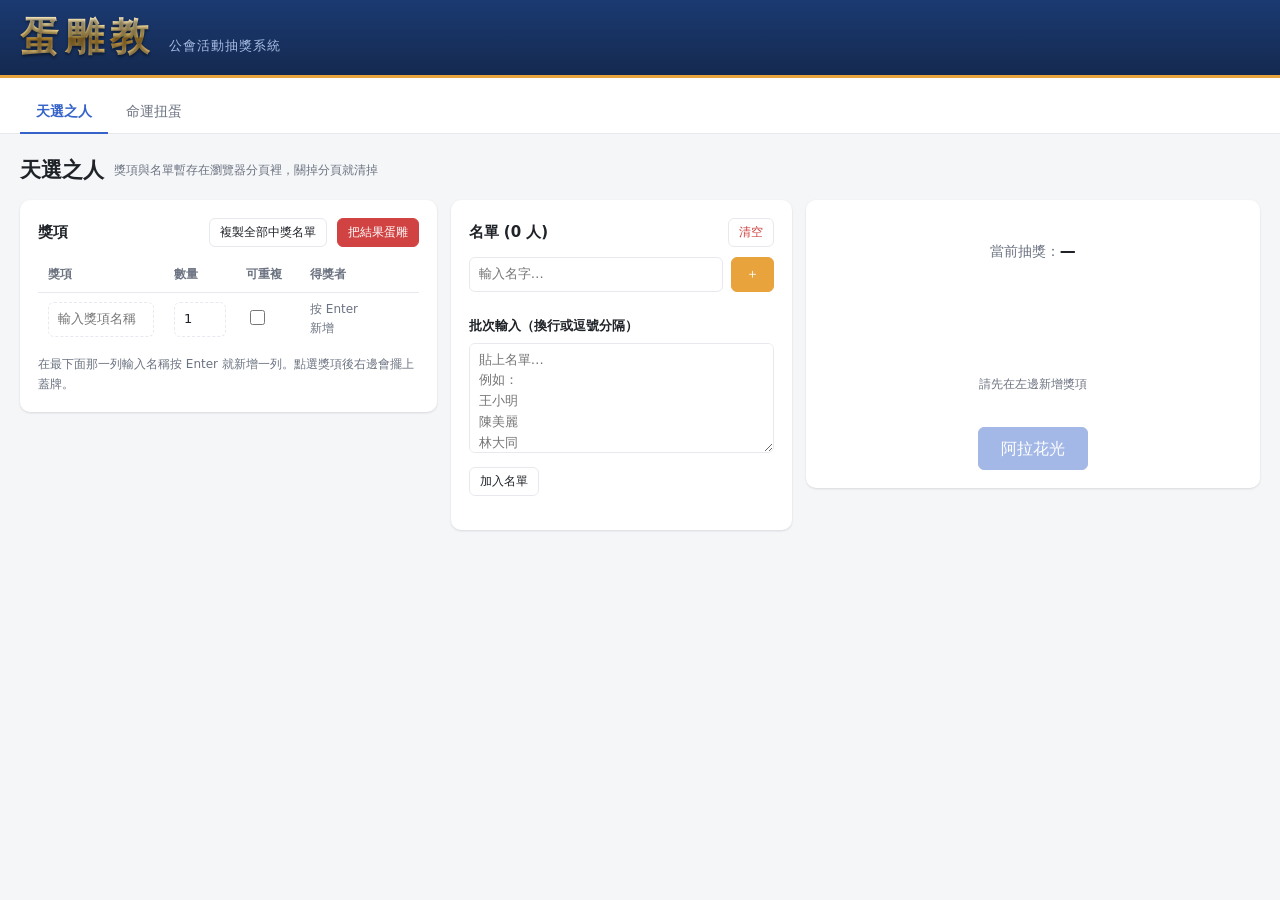
<file: index.html>
<!DOCTYPE html>
<html lang="zh-Hant">
<head>
<meta charset="utf-8">
<meta name="viewport" content="width=device-width, initial-scale=1">
<title>天選之人 — 公會活動抽獎系統</title>
<link rel="stylesheet" href="css/style.css">
</head>
<body>

<header class="brand">
  <span class="guild">蛋雕教</span>
  <span class="sys">公會活動抽獎系統</span>
</header>

<nav class="nav">
  <a href="index.html" class="active">天選之人</a>
  <a href="gacha.html">命運扭蛋</a>
</nav>

<div class="wrap">
  <div class="row" style="margin-bottom:12px">
    <h1 style="margin:0">天選之人</h1>
    <span class="small muted">獎項與名單暫存在瀏覽器分頁裡，關掉分頁就清掉</span>
  </div>

  <div class="simple-grid">

    <!-- 獎項 -->
    <div class="card">
      <div class="row" style="margin-bottom:10px">
        <h2 style="margin:0">獎項</h2>
        <span class="spacer" style="flex:1"></span>
        <button id="spCopy" class="ghost sm">複製全部中獎名單</button>
        <button id="spReset" class="danger sm">把結果蛋雕</button>
      </div>
      <table id="spPrizeTable">
        <thead><tr>
          <th>獎項</th><th style="width:56px">數量</th>
          <th style="width:64px" title="勾選後本獎項可抽到其他獎項已中獎的人（加碼用）">可重複</th>
          <th>得獎者</th><th style="width:36px"></th>
        </tr></thead>
        <tbody></tbody>
      </table>
      <p class="hint">在最下面那一列輸入名稱按 Enter 就新增一列。點選獎項後右邊會擺上蓋牌。</p>
    </div>

    <!-- 名單 -->
    <div class="card simple-panel">
      <div class="row" style="justify-content:space-between">
        <h2 style="margin:0">名單 (<span id="spTotal">0</span> 人)</h2>
        <button id="spClear" class="ghost sm" style="color:var(--danger)">清空</button>
      </div>

      <div class="name-add" style="margin-top:10px">
        <input id="spOne" type="text" placeholder="輸入名字…">
        <button id="spAdd" title="加入名單">＋</button>
      </div>
      <div class="name-list" id="spList"></div>

      <div class="field" style="margin-top:14px">
        <label class="lbl" for="spBulk">批次輸入（換行或逗號分隔）</label>
        <textarea id="spBulk" placeholder="貼上名單…&#10;例如：&#10;王小明&#10;陳美麗&#10;林大同"></textarea>
        <button id="spBulkAdd" class="ghost sm" style="margin-top:8px">加入名單</button>
      </div>
    </div>

    <!-- 抽獎 -->
    <div class="card">
      <div class="stage">
        <div class="cur-label">當前抽獎：<strong id="spCurPrize">—</strong>
          <span id="spBonus" class="tag bonus" style="display:none">加碼（可重複中獎）</span></div>
        <div class="winners-list" id="spWinners"></div>
        <div id="spHint" class="small muted" style="margin-top:8px"></div>
      </div>
      <div class="row" style="margin-top:12px;justify-content:center">
        <button id="spDraw" style="font-size:16px;padding:8px 22px">阿拉花光</button>
      </div>
    </div>

  </div>
</div>

<script src="js/util.js"></script>
<script src="js/lottery.js"></script>
<script src="js/simple.js"></script>
</body>
</html>
</file>
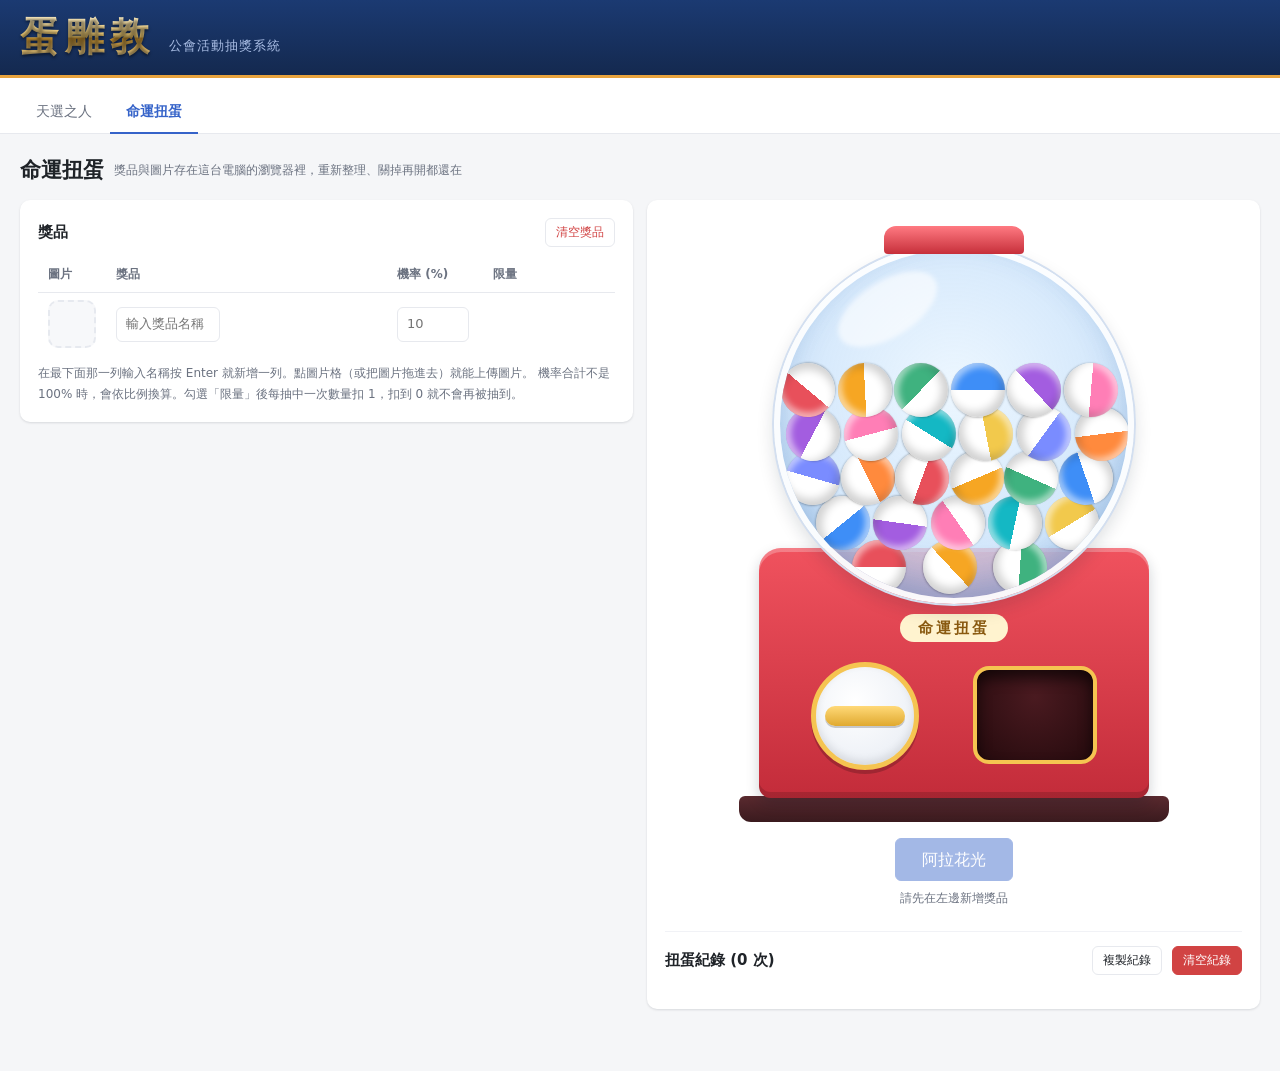
<file: gacha.html>
<!DOCTYPE html>
<html lang="zh-Hant">
<head>
<meta charset="utf-8">
<meta name="viewport" content="width=device-width, initial-scale=1">
<title>命運扭蛋 — 公會活動抽獎系統</title>
<link rel="stylesheet" href="css/style.css">
</head>
<body>

<header class="brand">
  <span class="guild">蛋雕教</span>
  <span class="sys">公會活動抽獎系統</span>
</header>

<nav class="nav">
  <a href="index.html">天選之人</a>
  <a href="gacha.html" class="active">命運扭蛋</a>
</nav>

<div class="wrap">
  <div class="row" style="margin-bottom:12px">
    <h1 style="margin:0">命運扭蛋</h1>
    <span class="small muted">獎品與圖片存在這台電腦的瀏覽器裡，重新整理、關掉再開都還在</span>
  </div>

  <div class="gacha-grid">

    <!-- 獎品 -->
    <div class="card">
      <div class="row" style="margin-bottom:10px">
        <h2 style="margin:0">獎品</h2>
        <span class="spacer" style="flex:1"></span>
        <button id="gcClearItems" class="ghost sm" style="color:var(--danger)">清空獎品</button>
      </div>
      <table id="gcTable">
        <thead><tr>
          <th style="width:64px">圖片</th><th>獎品</th>
          <th style="width:96px">機率 (%)</th>
          <th style="width:96px" title="勾選後每抽中一次數量扣 1，扣到 0 就不會再被抽到">限量</th>
          <th style="width:36px"></th>
        </tr></thead>
        <tbody></tbody>
      </table>
      <div id="gcTotal" class="gc-total"></div>
      <p class="hint">在最下面那一列輸入名稱按 Enter 就新增一列。點圖片格（或把圖片拖進去）就能上傳圖片。
        機率合計不是 100% 時，會依比例換算。勾選「限量」後每抽中一次數量扣 1，扣到 0 就不會再被抽到。</p>
      <input id="gcFile" type="file" accept="image/*" hidden>
    </div>

    <!-- 扭蛋機 -->
    <div class="card gc-stage">
      <div class="gm" id="gm">
        <div class="gm-cap"></div>
        <div class="gm-dome" id="gmDome"></div>
        <div class="gm-body">
          <div class="gm-plate">命運扭蛋</div>
          <button class="gm-knob" id="gmKnob" title="轉動扭蛋機"><span class="gm-knob-bar"></span></button>
          <div class="gm-chute"><div class="gm-out" id="gmOut"></div></div>
        </div>
        <div class="gm-base"></div>
      </div>
      <div class="row" style="margin-top:16px;justify-content:center">
        <button id="gcSpin" style="font-size:16px;padding:8px 26px">阿拉花光</button>
      </div>
      <div id="gcHint" class="small muted" style="margin-top:8px;text-align:center"></div>

      <div class="gc-log">
        <div class="row" style="justify-content:space-between">
          <h2 style="margin:0">扭蛋紀錄 (<span id="gcLogCount">0</span> 次)</h2>
          <div class="row">
            <button id="gcCopyLog" class="ghost sm">複製紀錄</button>
            <button id="gcClearLog" class="danger sm">清空紀錄</button>
          </div>
        </div>
        <div id="gcSummary" class="gc-summary"></div>
        <ol id="gcLog" class="gc-log-list"></ol>
      </div>
    </div>

  </div>
</div>

<!-- 開獎畫面 -->
<div class="gr" id="gr" hidden>
  <div class="gr-rays"></div>
  <div class="gr-box">
    <div class="gr-capsule" id="grCapsule">
      <div class="gr-half gr-top"></div>
      <div class="gr-half gr-bottom"></div>
    </div>
    <div class="gr-prize" id="grPrize"></div>
    <div class="gr-name" id="grName"></div>
    <button id="grClose" class="gr-close">收下</button>
  </div>
</div>

<script src="js/util.js"></script>
<script src="js/lottery.js"></script>
<script src="js/gacha.js"></script>
</body>
</html>
</file>
<file: css/style.css>
:root {
  --blue: #3563c9;
  --blue-dark: #1e3a75;
  --blue-soft: #eaf0fd;
  --line: #e7e9ee;
  --line-soft: #f1f2f6;
  --text: #1f2328;
  --muted: #6b7280;
  --danger: #d14343;
  --ok: #1d9a63;
  --warn: #b7791f;
  --gold: #e8a33d;
  --bg: #f5f6f8;
  --card: #fff;
  --shadow: 0 1px 2px rgba(16, 24, 40, .05), 0 1px 3px rgba(16, 24, 40, .08);
  --radius: 10px;
}

* { box-sizing: border-box; }

body {
  margin: 0;
  font: 14px/1.6 "Microsoft JhengHei", "Segoe UI", system-ui, sans-serif;
  color: var(--text);
  background: var(--bg);
}

a { color: var(--blue); }

/* ---------- 公會標題列 ---------- */
.brand {
  display: flex;
  align-items: baseline;
  gap: 14px;
  padding: 14px 20px;
  background: linear-gradient(180deg, #1b3a72 0%, #14294f 100%);
  border-bottom: 3px solid var(--gold);
}
.brand .guild {
  font-size: 39px;
  font-weight: 800;
  letter-spacing: 6px;
  line-height: 1.2;
  color: #f5d68a;
  background: linear-gradient(180deg, #fff3cf 0%, #f0c96b 48%, #c9932f 52%, #f3dda2 100%);
  -webkit-background-clip: text;
  background-clip: text;
  -webkit-text-fill-color: transparent;
  text-shadow: 0 2px 3px rgba(0, 0, 0, .45);
  /* -webkit-text-fill-color 沒生效的瀏覽器會退回上面的 color */
}
.brand .sys { font-size: 13px; color: #a9bde4; letter-spacing: 1px; }
.brand .spacer { flex: 1; }

@media (max-width: 640px) {
  .brand { padding: 10px 16px; }
  .brand .guild { font-size: 31px; letter-spacing: 3px; }
  .brand .sys { display: none; }
}

/* ---------- 導覽 ---------- */
.nav {
  display: flex;
  align-items: flex-end;
  gap: 2px;
  padding: 14px 20px 0;
  border-bottom: 1px solid var(--line);
  background: var(--card);
  flex-wrap: wrap;
}
.nav a {
  padding: 8px 16px 10px;
  color: var(--muted);
  text-decoration: none;
  font-size: 14px;
  border-bottom: 2px solid transparent;
  margin-bottom: -1px;
}
.nav a:hover { color: var(--text); }
.nav a.active { color: var(--blue); border-bottom-color: var(--blue); font-weight: 600; }

.wrap {
  max-width: 1400px;
  margin: 20px auto 48px;
  padding: 0 20px;
}

/* ---------- 元件 ---------- */
h1 { font-size: 21px; margin: 0 0 16px; font-weight: 600; }
h2 { font-size: 15px; margin: 0 0 10px; font-weight: 600; }
h3 { font-size: 12px; margin: 12px 0 4px; color: var(--muted); font-weight: 600; }

button, .btn {
  font: inherit;
  font-size: 13px;
  padding: 6px 14px;
  border: 1px solid var(--blue);
  background: var(--blue);
  color: #fff;
  border-radius: 6px;
  cursor: pointer;
  text-decoration: none;
  display: inline-block;
  transition: background .12s, border-color .12s;
}
button.ghost, .btn.ghost {
  background: var(--card);
  color: var(--text);
  border-color: var(--line);
}
button.ghost:hover:not(:disabled) { background: var(--line-soft); }
button.sm { padding: 4px 10px; font-size: 12px; }
button.danger { background: var(--danger); border-color: var(--danger); }
button:disabled { opacity: .45; cursor: not-allowed; }
button:hover:not(:disabled) { filter: brightness(1.05); }

input, select, textarea {
  font: inherit;
  font-size: 13px;
  padding: 6px 9px;
  border: 1px solid var(--line);
  border-radius: 6px;
  background: var(--card);
  color: var(--text);
}
input:focus, select:focus, textarea:focus {
  outline: none;
  border-color: var(--blue);
  box-shadow: 0 0 0 3px var(--blue-soft);
}
input[type=checkbox] { width: 15px; height: 15px; accent-color: var(--blue); }

.row { display: flex; gap: 10px; align-items: center; flex-wrap: wrap; }
.card {
  background: var(--card);
  border-radius: var(--radius);
  box-shadow: var(--shadow);
  padding: 18px;
  margin-bottom: 14px;
}
.muted { color: var(--muted); }
.mono { font-family: Consolas, "Courier New", monospace; }
.small { font-size: 12px; }
.hint { font-size: 12px; color: var(--muted); margin: 8px 0 0; line-height: 1.7; }
.offscreen { position: absolute; left: -9999px; }
.empty { color: var(--muted); font-size: 13px; padding: 10px 0; }
code { background: var(--line-soft); padding: 1px 5px; border-radius: 4px; font-size: 12px; }

/* ---------- 表格：只留橫線 ---------- */
table { border-collapse: collapse; width: 100%; font-size: 13px; }
th {
  text-align: left;
  padding: 8px 10px;
  font-weight: 600;
  font-size: 12px;
  color: var(--muted);
  border: none;
  border-bottom: 1px solid var(--line);
  white-space: nowrap;
}
td { padding: 7px 10px; border: none; border-bottom: 1px solid var(--line-soft); }
tbody tr:last-child td { border-bottom: none; }
tbody tr:hover { background: #fafbfc; }
th.sortable { cursor: pointer; user-select: none; }
th.sortable:hover { color: var(--text); }
th.sortable:after { content: " ⇅"; opacity: .4; }

/* ---------- 狀態標籤 ---------- */
.tag { display: inline-block; padding: 1px 8px; border-radius: 20px; font-size: 11px; line-height: 18px; }
.tag.ok { background: #e6f6ee; color: var(--ok); }
.tag.unknown { background: #fdf1dd; color: var(--warn); }
.tag.duplicate { background: var(--line-soft); color: var(--muted); }
.tag.form_error { background: #fdeaea; color: var(--danger); }
.tag.late { background: #f3edfa; color: #7d3c98; }
.tag.bonus { background: #fdf3e0; color: #96650f; }

/* ---------- 帳號列 ---------- */
.topbar {
  display: flex; align-items: center; gap: 10px;
  background: var(--card);
  border-radius: var(--radius);
  box-shadow: var(--shadow);
  padding: 10px 16px; margin-bottom: 14px;
  font-size: 13px;
}
.badge-demo { background: var(--gold); color: #fff; padding: 2px 10px; border-radius: 20px; font-size: 11px; }

/* ---------- 子分頁 ---------- */
.subnav { display: flex; align-items: center; gap: 4px; margin-bottom: 16px; }
.subnav a {
  padding: 6px 16px; border-radius: 20px; text-decoration: none;
  color: var(--muted); font-size: 13px;
}
.subnav a.active { background: var(--blue); color: #fff; }

/* ---------- 密碼閘 ---------- */
.gate {
  max-width: 340px; margin: 120px auto; background: var(--card);
  border-radius: var(--radius); box-shadow: var(--shadow); padding: 28px; text-align: center;
}
.gate h1 { font-size: 17px; margin-bottom: 4px; }
.gate-brand {
  margin: -28px -28px 22px;
  border-radius: var(--radius) var(--radius) 0 0;
  justify-content: center;
  padding: 16px;
}

/* 管理頁活動分頁：左為活動操作，右為報名異常 */
.admin-grid {
  display: grid;
  grid-template-columns: minmax(0, 1fr) minmax(300px, 32%);
  gap: 14px;
  align-items: start;
}
@media (max-width: 1000px) {
  .admin-grid { grid-template-columns: 1fr; }
}

/* ---------- 異常區 ---------- */
.anom ul { margin: 2px 0 0; padding-left: 20px; }
.anom li { font-size: 12px; color: var(--muted); }
.collapse-head { margin-top: 10px; }

/* ---------- 抽獎頁 ---------- */
.lot-grid { display: grid; grid-template-columns: 1.4fr .8fr 1fr; gap: 14px; align-items: start; }
.prize-row.locked { background: var(--line-soft); }
.prize-row.locked input { background: transparent; border-color: transparent; }
.prize-row.draft input { border-style: dashed; }
.prize-row:not(.draft) { cursor: pointer; }
.prize-row.selected td { background: var(--blue-soft); }
.prize-row.selected td:first-child { box-shadow: inset 3px 0 0 var(--blue); }
.handle { cursor: grab; user-select: none; color: #c3c7d1; }
.prize-row.draft .handle { cursor: default; color: var(--blue); }
.prize-row.dragover td { box-shadow: inset 0 2px 0 var(--blue); }
.participants { max-height: 380px; overflow-y: auto; }
.pool-chips { display: flex; flex-wrap: wrap; gap: 8px; }
.participants .p-in { color: var(--text); }
.participants .p-out { color: #b6bac3; }

.stage {
  border-radius: var(--radius); padding: 20px;
  background: var(--card); text-align: center;
}
.stage .cur-label { font-size: 14px; color: var(--muted); margin-bottom: 12px; }
.stage .cur-label strong { color: var(--text); font-size: 16px; }
.winners-list { display: flex; flex-wrap: wrap; gap: 10px; justify-content: center; min-height: 92px; }
.chip {
  background: var(--blue-soft); color: var(--blue-dark);
  border-radius: 6px; padding: 3px 12px; font-family: Consolas, monospace;
}

/* ---------- 翻牌 ---------- */
.flip-card { perspective: 700px; width: 132px; height: 82px; }
.flip-card.big { width: 210px; height: 128px; }
.flip-inner {
  position: relative; width: 100%; height: 100%;
  transition: transform .55s cubic-bezier(.35, .9, .35, 1);
  transform-style: preserve-3d;
}
.flip-card.revealed .flip-inner { transform: rotateY(180deg); }
.flip-face {
  position: absolute; inset: 0;
  backface-visibility: hidden; -webkit-backface-visibility: hidden;
  display: flex; align-items: center; justify-content: center;
  border-radius: 10px; font-family: Consolas, monospace;
}
.flip-back {
  background: linear-gradient(145deg, #24406f, #16294c);
  color: #6f86b8; font-size: 30px; font-weight: 700;
  box-shadow: inset 0 0 0 3px rgba(255, 255, 255, .07);
}
.flip-front {
  background: linear-gradient(160deg, #fff6e0, #f2d798);
  color: #4a3410; font-size: 24px; font-weight: 700;
  transform: rotateY(180deg);
  box-shadow: inset 0 0 0 2px #d9ae55;
}
.flip-card.big .flip-back { font-size: 44px; }
.flip-card.big .flip-front { font-size: 38px; }

@media (prefers-reduced-motion: reduce) {
  .flip-inner { transition: none; }
}

/* ---------- 簡易抽獎 ---------- */
/* 第三欄至少 300px，確保翻牌一行放得下兩張；再寬就自動排更多 */
.simple-grid { display: grid; grid-template-columns: minmax(0,1.1fr) minmax(240px,.9fr) minmax(300px,1.2fr); gap: 14px; align-items: start; }
.simple-panel .field { margin-bottom: 16px; }
.simple-panel label.lbl { display: block; font-size: 13px; font-weight: 600; margin-bottom: 6px; }
.simple-panel input[type=text], .simple-panel input[type=number], .simple-panel textarea { width: 100%; }
.simple-panel textarea { height: 110px; resize: vertical; font-size: 13px; }
.simple-panel hr { border: none; border-top: 1px solid var(--line-soft); margin: 16px 0; }
.name-add { display: flex; gap: 8px; }
.name-add input { flex: 1; }
.name-add button { background: var(--gold); border-color: var(--gold); padding: 6px 14px; }
.name-list { max-height: 180px; overflow-y: auto; margin-top: 10px; }
.name-item {
  display: flex; align-items: center; justify-content: space-between;
  padding: 4px 8px; border-radius: 6px; font-size: 13px;
}
.name-item:hover { background: var(--line-soft); }
.name-item button { background: none; border: none; color: var(--muted); padding: 0 4px; }
.btn-draw { width: 100%; padding: 12px; font-size: 15px; font-weight: 600; }
.simple-stage {
  background: var(--card); border-radius: var(--radius); box-shadow: var(--shadow);
  min-height: 420px; display: flex; flex-direction: column;
  align-items: center; justify-content: center; padding: 40px 24px; text-align: center;
}
.simple-stage .placeholder-icon {
  width: 72px; height: 72px; border-radius: 50%; background: var(--line-soft);
  display: flex; align-items: center; justify-content: center; font-size: 30px; margin-bottom: 20px;
}
.simple-stage h2 { font-size: 19px; }
.simple-stage p { color: var(--muted); max-width: 420px; margin: 0; }

/* ---------- 直播模式 ---------- */
body.live { background: #0b1020; color: #fff; }
body.live .nav, body.live .topbar, body.live .hide-live { display: none !important; }
body.live .wrap { margin: 0; padding: 24px; max-width: none; }
body.live .card, body.live .stage { background: #131a33; box-shadow: none; }
body.live h1, body.live h2 { color: #fff; }
body.live h3, body.live .muted, body.live .stage .cur-label { color: #aeb8d8; }
body.live table { font-size: 20px; }
body.live th { color: #aeb8d8; border-bottom-color: #2b3660; }
body.live td { border-bottom-color: #1e2748; }
body.live tbody tr:hover { background: #1a2244; }
body.live .participants { max-height: 30vh; }
body.live #partCard table { font-size: 17px; }
body.live #partCard td { padding: 5px 8px; }
body.live .participants .p-in { color: #fff; }
body.live .lot-grid { grid-template-columns: minmax(0, 1fr) minmax(0, 1.7fr); }
body.live #partCard { order: 1; grid-column: 1 / -1; }   /* 參加者橫跨最上方 */
body.live #prizeCard { order: 2; }                       /* 獎項在舞台左邊 */
body.live #stageCard { order: 3; }
body.live #prizeTable input {
  border: none; background: transparent; color: #fff;
  font-size: 20px; pointer-events: none; width: auto; box-shadow: none;
}
body.live .prize-row.locked { background: #1a2244; }
/* 選取列在深色底下要用深色高亮，淺藍底配白字會看不清 */
body.live .prize-row.selected td { background: #2b3c74; }
body.live .prize-row.selected td:first-child { box-shadow: inset 4px 0 0 var(--gold); }
body.live .prize-row.selected input { color: #fff; }
body.live .handle { color: #7b86ad; font-size: 20px; }
body.live .chip { background: #1f2a52; color: #ffd75e; font-size: 28px; }
body.live .pool-chips .chip { font-size: 20px; color: #dfe6fb; }
body.live .winners-list { min-height: 150px; gap: 14px; }
body.live .stage .cur-label strong { color: #fff; font-size: 28px; }

.live-exit { position: fixed; right: 16px; bottom: 16px; z-index: 50; }

/* ---------- 背景更新指示器 ---------- */
/* 放在標題旁，跟標題一樣大，不容易被忽略 */
.busy-inline {
  font-size: 21px; font-weight: 600; color: var(--gold);
  opacity: 0; transition: opacity .18s;
}
.busy-inline.show { opacity: 1; animation: busyPulse 1.1s ease-in-out infinite; }
@keyframes busyPulse { 0%, 100% { opacity: 1; } 50% { opacity: .45; } }
@media (prefers-reduced-motion: reduce) {
  .busy-inline.show { animation: none; }
}

.busy-badge {
  position: fixed; top: 12px; right: 16px; z-index: 60;
  background: var(--gold); color: #3a2a08;
  padding: 4px 14px; border-radius: 20px;
  font-size: 12px; font-weight: 600;
  box-shadow: 0 2px 8px rgba(16, 24, 40, .18);
  opacity: 0; transform: translateY(-6px); pointer-events: none;
  transition: opacity .18s, transform .18s;
}
.busy-badge.show { opacity: 1; transform: none; }
@media (prefers-reduced-motion: reduce) { .busy-badge { transition: none; } }

/* ---------- toast ---------- */
.toast-box { position: fixed; right: 16px; bottom: 16px; z-index: 100; display: flex; flex-direction: column; gap: 8px; }
.toast {
  background: #1f2328; color: #fff; padding: 10px 16px; border-radius: 8px;
  font-size: 13px; opacity: 0; transform: translateY(8px); transition: .2s;
  box-shadow: 0 4px 12px rgba(0, 0, 0, .15);
}
.toast.show { opacity: 1; transform: none; }
.toast.err { background: var(--danger); }

@media (prefers-reduced-motion: reduce) {
  .toast, button { transition: none; }
}

@media (max-width: 1100px) {
  .lot-grid, .simple-grid { grid-template-columns: 1fr; }
}

/* ---------- 命運扭蛋 ---------- */
.gacha-grid { display: grid; grid-template-columns: minmax(0, 1fr) minmax(470px, 1fr); gap: 14px; align-items: start; }
@media (max-width: 1100px) {
  .gacha-grid { grid-template-columns: minmax(0, 1fr); }
}
/* 手機上表格比畫面寬時，在卡片裡左右捲動，不撐開整頁 */
.gacha-grid > .card:first-child { overflow-x: auto; }

/* 獎品表格 */
.gc-row td { vertical-align: middle; }
button.gc-pic, .gc-pic {
  width: 48px; height: 48px; padding: 0;
  display: flex; align-items: center; justify-content: center;
  border: 2px dashed #cfd5e0; border-radius: 10px;
  background: var(--line-soft); color: var(--muted);
  font-size: 20px; overflow: hidden;
}
.gc-pic img { width: 100%; height: 100%; object-fit: contain; }
.gc-pic:has(img) { border-style: solid; border-color: var(--cap); background: #fff; }
.gc-pic.drop { border-color: var(--blue); background: var(--blue-soft); }
.gc-pic.blank { opacity: .5; }
.gc-row.soldout .gc-pic, .gc-row.soldout input:not([type=checkbox]) { opacity: .45; }
.gc-stock .tag { margin-top: 4px; }
.tag.soldout { background: #fdeaea; color: var(--danger); }
.gc-total { font-size: 12px; font-weight: 600; margin-top: 8px; }
.gc-total.ok { color: var(--ok); }
.gc-total.warn { color: var(--warn); }

/* 扭蛋機 */
.gc-stage { padding-top: 26px; }
.gm { position: relative; display: flex; flex-direction: column; align-items: center; margin: 0 auto; }
.gm-cap {
  width: 140px; height: 28px; margin-bottom: -10px; z-index: 3;
  background: linear-gradient(180deg, #ff7a82, #c62f3a);
  border-radius: 12px 12px 4px 4px;
}
.gm-dome {
  position: relative; z-index: 2;
  width: 360px; height: 360px; border-radius: 50%; overflow: hidden;
  background: radial-gradient(circle at 50% 40%, rgba(235, 246, 255, .9) 0%, rgba(196, 223, 250, .75) 60%, rgba(150, 195, 240, .8) 100%);
  border: 6px solid rgba(255, 255, 255, .9);
  box-shadow: 0 0 0 2px #d3dff0, inset 0 -14px 30px rgba(40, 90, 160, .25), 0 8px 18px rgba(16, 24, 40, .15);
}
/* 玻璃反光，蓋在扭蛋上面 */
.gm-dome::after {
  content: ""; position: absolute; z-index: 5;
  left: 15%; top: 9%; width: 32%; height: 16%;
  border-radius: 50%; background: rgba(255, 255, 255, .6);
  transform: rotate(-32deg); filter: blur(2px);
}
.gm-ball, .gm-out {
  width: 54px; height: 54px; border-radius: 50%;
  background: linear-gradient(180deg, var(--cap) 0 50%, #fff 50% 100%);
  box-shadow: inset -4px -5px 8px rgba(0, 0, 0, .18), inset 3px 4px 6px rgba(255, 255, 255, .55),
              0 1px 2px rgba(0, 0, 0, .25);
}
.gm-ball { position: absolute; margin: -27px 0 0 -27px; transform: rotate(var(--rot)); }
.gm.spinning .gm-ball { animation: gmShake .32s ease-in-out infinite; animation-delay: var(--d); }
@keyframes gmShake {
  0%, 100% { transform: translate(0, 0) rotate(var(--rot)); }
  30% { transform: translate(-5px, -12px) rotate(calc(var(--rot) + 30deg)); }
  70% { transform: translate(5px, -5px) rotate(calc(var(--rot) - 20deg)); }
}

.gm-body {
  position: relative; width: 390px; height: 250px; margin-top: -56px;
  background: linear-gradient(180deg, #f0525e 0%, #c32c3a 100%);
  border-radius: 22px 22px 12px 12px;
  box-shadow: inset 0 4px 0 rgba(255, 255, 255, .25), inset 0 -6px 0 rgba(0, 0, 0, .15), 0 6px 14px rgba(16, 24, 40, .2);
}
.gm-plate {
  position: absolute; left: 50%; top: 66px; transform: translateX(-50%);
  padding: 2px 18px; border-radius: 20px;
  background: #fff3cf; color: #8a5a10;
  font-size: 15px; font-weight: 800; letter-spacing: 3px; white-space: nowrap;
}
button.gm-knob {
  position: absolute; left: 52px; top: 114px;
  width: 108px; height: 108px; padding: 0; border-radius: 50%;
  background: radial-gradient(circle at 40% 35%, #fff 0%, #e6ebf3 100%);
  border: 5px solid #f5c451;
  box-shadow: 0 4px 0 rgba(0, 0, 0, .2), inset 0 -4px 8px rgba(0, 0, 0, .1);
}
button.gm-knob:disabled { opacity: 1; cursor: default; }
button.gm-knob:hover:not(:disabled) { filter: brightness(1.04); }
.gm-knob-bar {
  position: absolute; left: 50%; top: 50%; width: 80px; height: 20px; margin: -10px 0 0 -40px;
  border-radius: 10px; background: linear-gradient(180deg, #ffd978, #e0a92f);
  box-shadow: 0 2px 0 rgba(0, 0, 0, .2);
}
.gm.spinning .gm-knob { animation: gmTurn 1.4s cubic-bezier(.35, .05, .25, 1); }
@keyframes gmTurn { to { transform: rotate(720deg); } }

.gm-chute {
  position: absolute; right: 52px; top: 118px;
  width: 124px; height: 98px; border-radius: 16px; overflow: hidden;
  background: radial-gradient(circle at 50% 30%, #4a1a20, #250a0d);
  border: 4px solid #f5c451;
  box-shadow: inset 0 8px 14px rgba(0, 0, 0, .6);
}
.gm-out { position: absolute; left: 50%; bottom: 8px; margin-left: -27px; opacity: 0; }
.gm-out.drop { animation: gmDrop .7s cubic-bezier(.3, 0, .4, 1) forwards; }
.gm-out.shown { opacity: 1; }
@keyframes gmDrop {
  0% { opacity: 1; transform: translateY(-80px) rotate(0); }
  60% { transform: translateY(0) rotate(160deg); }
  78% { transform: translateY(-12px) rotate(190deg); }
  100% { opacity: 1; transform: translateY(0) rotate(220deg); }
}
.gm-base {
  width: 430px; height: 26px; margin-top: -2px;
  background: linear-gradient(180deg, #5a2a2f, #3a1a1e);
  border-radius: 6px 6px 12px 12px;
}

/* 扭蛋紀錄 */
.gc-log { margin-top: 22px; padding-top: 14px; border-top: 1px solid var(--line-soft); }
.gc-summary { display: flex; flex-wrap: wrap; gap: 6px; margin: 10px 0 6px; }
.gc-chip { background: var(--blue-soft); color: var(--blue-dark); border-radius: 20px; padding: 1px 10px; font-size: 12px; }
.gc-log-list { list-style: none; margin: 0; padding: 0; max-height: 260px; overflow-y: auto; }
.gc-log-list li { display: flex; align-items: center; gap: 10px; padding: 4px 6px; border-radius: 6px; font-size: 13px; }
.gc-log-list li:hover { background: var(--line-soft); }
.gc-no { width: 36px; font-size: 12px; }
.gc-thumb { flex: none; width: 28px; height: 28px; border-radius: 50%; overflow: hidden; display: inline-flex; background: var(--line-soft); }
.gc-thumb img { width: 100%; height: 100%; object-fit: contain; }
.gc-time { margin-left: auto; }

/* 開獎畫面 */
.gr {
  position: fixed; inset: 0; z-index: 90;
  display: flex; align-items: center; justify-content: center; overflow: hidden;
  background: rgba(10, 14, 30, .75);
  opacity: 0; transition: opacity .25s;
}
.gr[hidden] { display: none; }
.gr.show { opacity: 1; }
.gr-rays {
  position: absolute; left: 50%; top: 50%; width: 900px; height: 900px; margin: -450px 0 0 -450px;
  border-radius: 50%;
  background: repeating-conic-gradient(rgba(255, 215, 94, .2) 0 10deg, transparent 10deg 20deg);
  -webkit-mask: radial-gradient(circle, #000 15%, transparent 62%);
  mask: radial-gradient(circle, #000 15%, transparent 62%);
  opacity: 0; transition: opacity .5s;
}
.gr.open .gr-rays { opacity: 1; animation: grSpin 16s linear infinite; }
@keyframes grSpin { to { transform: rotate(360deg); } }
.gr-box { position: relative; display: flex; flex-direction: column; align-items: center; text-align: center; padding: 0 16px; }
.gr-capsule { position: relative; width: 180px; height: 180px; }
.gr.show .gr-capsule { animation: grPop .55s cubic-bezier(.2, 1.4, .4, 1) both; }
@keyframes grPop {
  0% { transform: scale(.3) translateY(120px); }
  70% { transform: scale(1.05) rotate(-6deg); }
  85% { transform: rotate(5deg); }
  100% { transform: none; }
}
.gr-half {
  position: absolute; left: 0; width: 180px; height: 90px;
  transition: transform .6s cubic-bezier(.3, .8, .3, 1), opacity .6s;
}
.gr-top {
  top: 0; border-radius: 90px 90px 0 0; background: var(--cap);
  box-shadow: inset -12px 10px 18px rgba(255, 255, 255, .35), inset 0 -4px 0 rgba(0, 0, 0, .15);
}
.gr-bottom {
  bottom: 0; border-radius: 0 0 90px 90px; background: #fff;
  box-shadow: inset -12px -12px 18px rgba(0, 0, 0, .12);
}
.gr.open .gr-top { transform: translate(-70px, -120px) rotate(-35deg); opacity: 0; }
.gr.open .gr-bottom { transform: translate(70px, 120px) rotate(30deg); opacity: 0; }
.gr-prize {
  position: absolute; left: 50%; top: -30px; width: 240px; height: 240px; margin-left: -120px;
  display: flex; align-items: center; justify-content: center;
  opacity: 0; transform: scale(.2);
  transition: transform .55s cubic-bezier(.2, 1.5, .4, 1) .1s, opacity .3s .1s;
}
.gr.open .gr-prize { opacity: 1; transform: none; }
/* 實際尺寸由 gacha.js 依原圖計算（長邊 168～230）；原圖很小時用像素放大保持清晰 */
.gr-prize img { object-fit: contain; border-radius: 12px; filter: drop-shadow(0 6px 18px rgba(0, 0, 0, .45)); }
.gr-prize img.pixel { image-rendering: pixelated; }
.gr-noimg { font-size: 120px; line-height: 1; }
.gr-name {
  margin-top: 46px; min-height: 1.3em;
  font-size: 32px; font-weight: 800; color: #ffe7a3; text-shadow: 0 2px 8px rgba(0, 0, 0, .5);
  opacity: 0; transform: translateY(10px); transition: opacity .4s .35s, transform .4s .35s;
}
.gr.open .gr-name { opacity: 1; transform: none; }
button.gr-close {
  margin-top: 18px; padding: 8px 32px; font-size: 16px;
  background: var(--gold); border-color: var(--gold); color: #3a2a08; font-weight: 600;
  opacity: 0; transition: opacity .3s .5s;
}
.gr.open .gr-close { opacity: 1; }

/* 窄螢幕整台等比縮小；zoom 會連版面一起縮，不會撐出橫向捲軸 */
@media (max-width: 560px) {
  .gm { zoom: .7; }
}
@media (prefers-reduced-motion: reduce) {
  .gm *, .gr, .gr * { animation: none !important; transition: none !important; }
}
</file>
